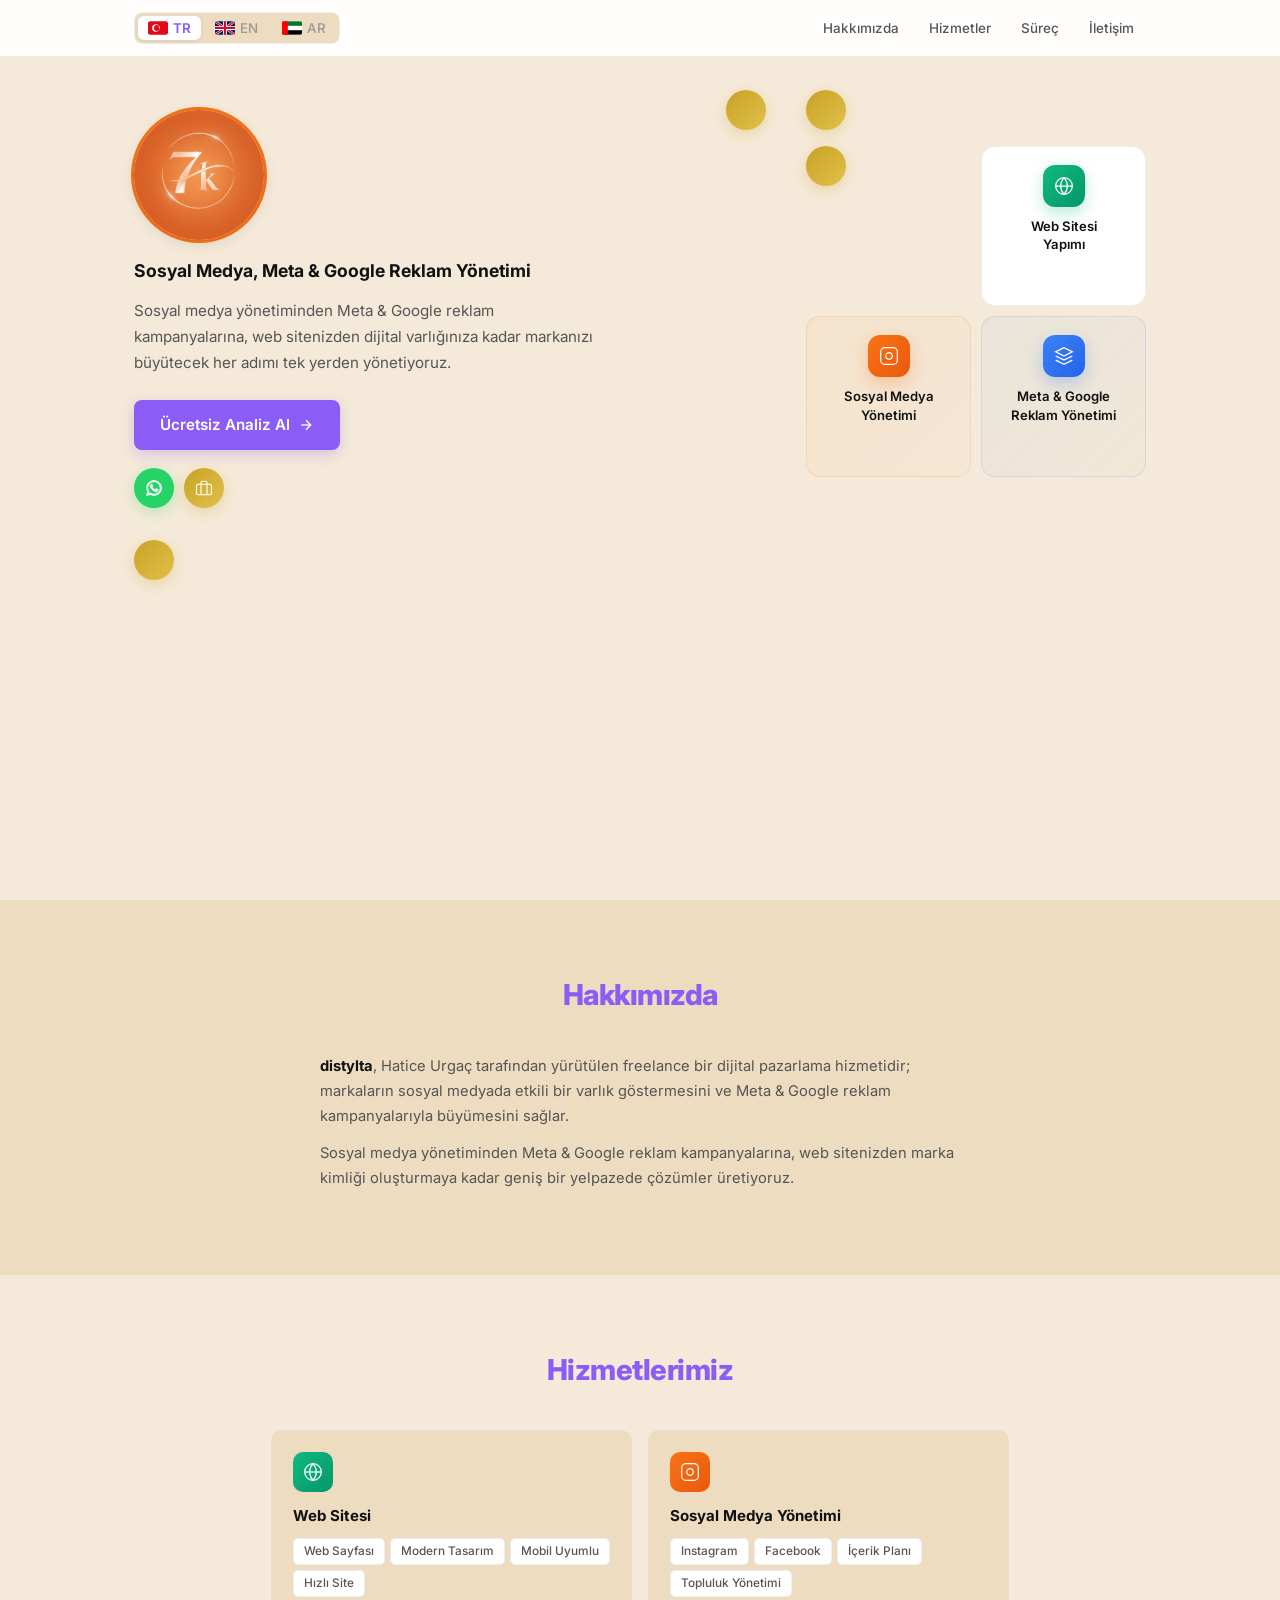
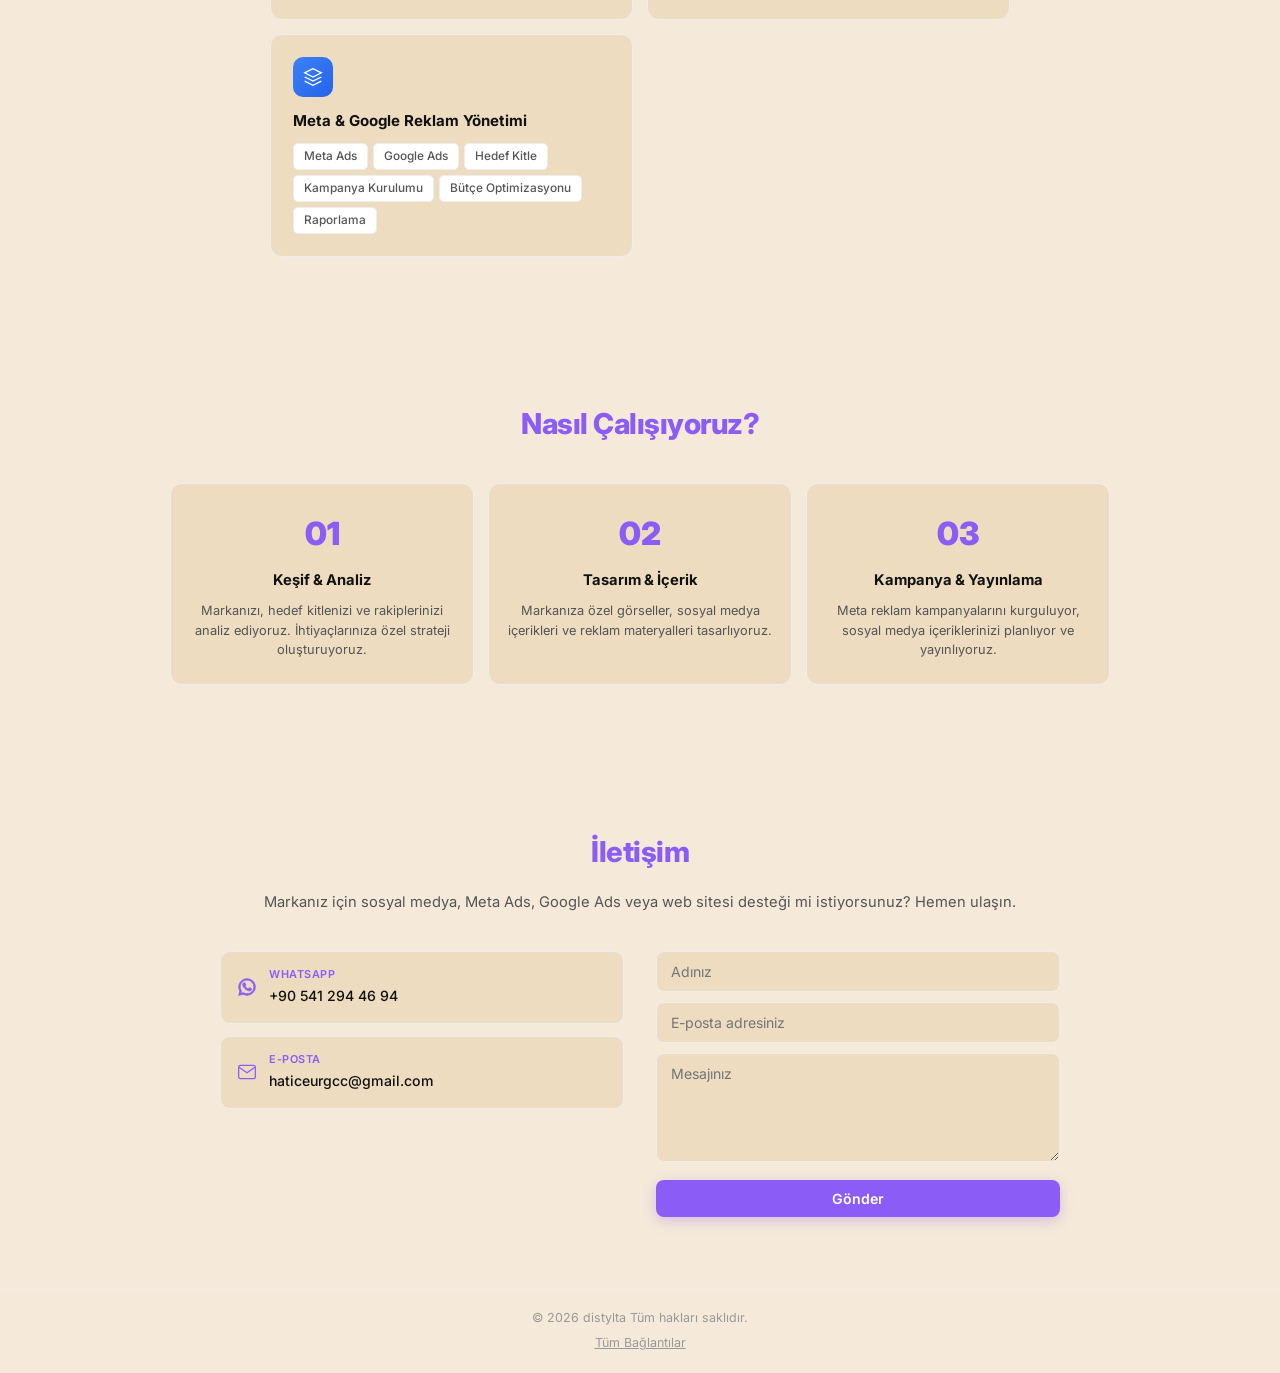
<file: index.html>
<!DOCTYPE html>
<html lang="tr">
<head>
    <meta charset="UTF-8">
    <meta name="viewport" content="width=device-width, initial-scale=1.0">
    <meta name="description" content="distylta- Sosyal medya yönetimi, Meta reklam ve Google Ads yönetimi, web sitesi hizmetleri. Markanızı dijitalde öne taşıyoruz.">
    <meta name="keywords" content="sosyal medya yönetimi, Meta reklam yönetimi, Google Ads, Google reklam yönetimi, marka kimliği, web sitesi tasarımı, 7k dijital pazarlama">
    <meta property="og:title" content="distylta | Sosyal Medya, Meta & Google Reklam Yönetimi">
    <meta property="og:description" content="Sosyal medya yönetimi, Meta reklam ve Google Ads kampanyalarıyla markanızı bir adım öne taşıyoruz.">
    <meta property="og:type" content="website">
    <meta property="og:locale" content="tr_TR">
    <meta property="og:url" content="https://distylta.com/">
    <meta property="og:image" content="https://distylta.com/assets/7k-logo.jpg">
    <meta name="twitter:card" content="summary_large_image">
    <meta name="twitter:title" content="distylta | Sosyal Medya, Meta & Google Reklam Yönetimi">
    <meta name="twitter:description" content="Sosyal medya yönetimi, Meta reklam ve Google Ads kampanyalarıyla markanızı bir adım öne taşıyoruz.">
    <meta name="twitter:image" content="https://distylta.com/assets/7k-logo.jpg">
    <link rel="icon" type="image/svg+xml" href="assets/favicon.svg">
    <link rel="canonical" href="https://distylta.com/">
    <title>distylta| Sosyal Medya, Meta & Google Reklam Yönetimi</title>
    <link rel="stylesheet" href="style.css">
    <script type="application/ld+json">
    {
      "@context": "https://schema.org",
      "@type": "Organization",
      "name": "distylta",
      "url": "https://distylta.com/",
      "logo": "https://distylta.com/assets/7k-logo.jpg",
      "description": "Sosyal medya yönetimi, Meta reklam ve Google Ads yönetimi, web sitesi hizmetleri.",
      "sameAs": [
        "https://instagram.com/distylta"
      ]
    }
    </script>
    <link rel="preconnect" href="https://fonts.googleapis.com">
    <link rel="preconnect" href="https://fonts.gstatic.com" crossorigin>
    <link href="https://fonts.googleapis.com/css2?family=Inter:wght@300;400;500;600;700;800;900&display=swap" rel="stylesheet">
    <!-- Meta Pixel Code -->
    <script>
    !function(f,b,e,v,n,t,s)
    {if(f.fbq)return;n=f.fbq=function(){n.callMethod?
    n.callMethod.apply(n,arguments):n.queue.push(arguments)};
    if(!f._fbq)f._fbq=n;n.push=n;n.loaded=!0;n.version='2.0';
    n.queue=[];t=b.createElement(e);t.async=!0;
    t.src=v;s=b.getElementsByTagName(e)[0];
    s.parentNode.insertBefore(t,s)}(window, document,'script',
    'https://connect.facebook.net/en_US/fbevents.js');
    fbq('init', '1414947734023857');
    fbq('track', 'PageView');
    </script>
    <noscript><img height="1" width="1" style="display:none"
    src="https://www.facebook.com/tr?id=1414947734023857&ev=PageView&noscript=1"
    /></noscript>
    <!-- End Meta Pixel Code -->
</head>
<body>
    <nav class="navbar" id="navbar">
        <div class="nav-container">
            <div class="lang-switcher">
                <button class="lang-btn active" data-lang="tr">
                    <svg class="lang-flag" viewBox="0 0 24 16" width="20" height="14">
                        <rect width="24" height="16" fill="#E30A17" rx="2"/>
                        <circle cx="9.5" cy="8" r="4.5" fill="#fff"/>
                        <circle cx="10.8" cy="8" r="3.6" fill="#E30A17"/>
                        <polygon points="14.5,8 13,9.1 13.4,7.4 12.2,6.3 13.9,6.2" fill="#fff"/>
                    </svg>
                    TR
                </button>
                <button class="lang-btn" data-lang="en">
                    <svg class="lang-flag" viewBox="0 0 24 16" width="20" height="14">
                        <rect width="24" height="16" fill="#012169" rx="2"/>
                        <path d="M0,0 L24,16 M24,0 L0,16" stroke="#fff" stroke-width="2.8"/>
                        <path d="M0,0 L24,16 M24,0 L0,16" stroke="#C8102E" stroke-width="1.6"/>
                        <path d="M12,0 V16 M0,8 H24" stroke="#fff" stroke-width="4.5"/>
                        <path d="M12,0 V16 M0,8 H24" stroke="#C8102E" stroke-width="2.5"/>
                    </svg>
                    EN
                </button>
                <button class="lang-btn" data-lang="ar">
                    <svg class="lang-flag" viewBox="0 0 24 16" width="20" height="14">
                        <rect width="24" height="16" fill="#fff"/>
                        <rect y="0" width="24" height="5.33" fill="#00732F"/>
                        <rect y="10.67" width="24" height="5.33" fill="#000"/>
                        <rect width="7" height="16" fill="#FF0000"/>
                    </svg>
                    AR
                </button>
            </div>
            <button class="nav-toggle" id="navToggle" aria-label="Menüyü aç">
                <span></span><span></span><span></span>
            </button>
            <ul class="nav-links" id="navLinks">
                <li><a href="#about" data-i18n="nav-about">Hakkımızda</a></li>
                <li><a href="#services" data-i18n="nav-services">Hizmetler</a></li>
                <li><a href="#process" data-i18n="nav-process">Süreç</a></li>
                <li><a href="#contact" data-i18n="nav-contact">İletişim</a></li>
            </ul>
        </div>
    </nav>

    <section class="hero" id="hero">
        <div class="hero-content">
            <div class="hero-logo">
                <img src="assets/7k-logo.jpg" alt="distylta" class="hero-logo-img">
            </div>
            <h1 class="hero-title" data-i18n="hero-title">Sosyal Medya, Meta & Google Reklam Yönetimi</h1>
            <p class="hero-desc" data-i18n="hero-desc">Sosyal medya yönetiminden Meta & Google reklam kampanyalarına, web sitenizden dijital varlığınıza kadar markanızı büyütecek her adımı tek yerden yönetiyoruz.</p>
            <a href="https://wa.me/905412944694" target="_blank" rel="noopener" class="btn btn-primary btn-cta">
                <span data-i18n="cta-button">Ücretsiz Analiz Al</span>
                <svg viewBox="0 0 24 24" width="16" height="16" fill="none" stroke="currentColor" stroke-width="2"><path d="M5 12h14"/><path d="M12 5l7 7-7 7"/></svg>
            </a>
            <div class="hero-buttons">
                <a href="https://wa.me/905412944694" target="_blank" rel="noopener" class="btn btn-icon btn-whatsapp" aria-label="WhatsApp">
                    <svg viewBox="0 0 24 24" width="18" height="18" fill="currentColor"><path d="M12.04 2C6.58 2 2.13 6.45 2.13 11.91c0 1.75.46 3.45 1.32 4.95L2.05 22l5.25-1.38a9.9 9.9 0 0 0 4.74 1.21h.01c5.46 0 9.9-4.45 9.9-9.91 0-2.65-1.03-5.14-2.9-7.01A9.86 9.86 0 0 0 12.04 2m0 1.67c2.2 0 4.27.86 5.82 2.42a8.2 8.2 0 0 1 2.42 5.82c0 4.54-3.7 8.24-8.25 8.24a8.2 8.2 0 0 1-4.19-1.15l-.3-.18-3.12.82.83-3.04-.19-.31a8.18 8.18 0 0 1-1.26-4.4c0-4.55 3.7-8.22 8.24-8.22M8.53 6.9c-.17 0-.45.06-.68.32-.23.25-.9.88-.9 2.15s.92 2.49 1.05 2.66c.13.17 1.79 2.86 4.42 3.9 2.19.86 2.63.7 3.11.65.48-.04 1.54-.63 1.76-1.23.22-.6.22-1.12.15-1.23-.06-.1-.23-.17-.48-.3-.25-.13-1.54-.76-1.78-.85-.24-.09-.41-.13-.59.13-.17.25-.67.85-.82 1.02-.15.17-.3.19-.56.06-.25-.13-1.07-.4-2.03-1.26-.75-.67-1.26-1.5-1.4-1.75-.15-.25-.02-.39.11-.51.11-.11.25-.3.37-.44.12-.15.16-.25.24-.42.08-.17.04-.31-.02-.44-.06-.13-.59-1.44-.82-1.96-.21-.51-.43-.44-.59-.45z"/></svg>
                </a>
                <a href="portfoy.html" class="btn btn-icon btn-portfolio" aria-label="Portfolyo">
                    <svg viewBox="0 0 24 24" width="18" height="18" fill="none" stroke="currentColor" stroke-width="1.5"><rect x="2" y="7" width="20" height="14" rx="2"/><path d="M16 21V5a2 2 0 0 0-2-2h-4a2 2 0 0 0-2 2v16"/></svg>
               
            </div>
        </div>
        <div class="hero-visual">
            <div class="service-cards">
                <a href="#services" class="service-card" data-service="web">
                    <div class="card-glow"></div>
                    <div class="card-icon card-icon-green">
                        <svg viewBox="0 0 24 24" fill="none" stroke="currentColor" stroke-width="1.5"><circle cx="12" cy="12" r="10"/><path d="M2 12h20"/><path d="M12 2a15 15 0 0 1 4 10 15 15 0 0 1-4 10 15 15 0 0 1-4-10 15 15 0 0 1 4-10z"/></svg>
                    </div>
                    <span class="card-title" data-i18n="sphere-web">Web Sitesi<br>Yapımı</span>
                    <span class="card-arrow">
                        <svg viewBox="0 0 24 24" fill="none" stroke="currentColor" stroke-width="2"><path d="M5 12h14"/><path d="M12 5l7 7-7 7"/></svg>
                    </span>
                </a>
                <a href="#services" class="service-card" data-service="social">
                    <div class="card-glow"></div>
                    <div class="card-icon card-icon-orange">
                        <svg viewBox="0 0 24 24" fill="none" stroke="currentColor" stroke-width="1.5"><path d="M17 2H7a5 5 0 0 0-5 5v10a5 5 0 0 0 5 5h10a5 5 0 0 0 5-5V7a5 5 0 0 0-5-5z"/><path d="M16 11.37A4 4 0 1 1 12.63 8 4 4 0 0 1 16 11.37z"/><line x1="17.5" y1="6.5" x2="17.51" y2="6.5"/></svg>
                    </div>
                    <span class="card-title" data-i18n="sphere-social">Sosyal Medya<br>Yönetimi</span>
                    <span class="card-arrow">
                        <svg viewBox="0 0 24 24" fill="none" stroke="currentColor" stroke-width="2"><path d="M5 12h14"/><path d="M12 5l7 7-7 7"/></svg>
                    </span>
                </a>
                <a href="#services" class="service-card" data-service="ads">
                    <div class="card-glow"></div>
                    <div class="card-icon card-icon-blue">
                        <svg viewBox="0 0 24 24" fill="none" stroke="currentColor" stroke-width="1.5"><path d="M12 2L2 7l10 5 10-5-10-5z"/><path d="M2 17l10 5 10-5"/><path d="M2 12l10 5 10-5"/></svg>
                    </div>
                    <span class="card-title" data-i18n="sphere-ads">Meta & Google<br>Reklam Yönetimi</span>
                    <span class="card-arrow">
                        <svg viewBox="0 0 24 24" fill="none" stroke="currentColor" stroke-width="2"><path d="M5 12h14"/><path d="M12 5l7 7-7 7"/></svg>
                    </span>
                </a>
            </div>
        </div>
    </section>

    <section class="about" id="about">
        <div class="container">
            <h2 class="section-title" data-i18n="section-about">Hakkımızda</h2>
            <div class="about-grid">
                <div class="about-text">
                    <p data-i18n="about-p1"><strong>distylta</strong>, Hatice Urgaç tarafından yürütülen freelance
                        bir dijital pazarlama hizmetidir; markaların sosyal medyada etkili bir varlık göstermesini ve Meta & Google reklam kampanyalarıyla büyümesini sağlar.</p>
                    <p data-i18n="about-p2">Sosyal medya yönetiminden Meta & Google reklam kampanyalarına, web sitenizden marka kimliği oluşturmaya kadar geniş bir yelpazede çözümler üretiyoruz.</p>
                </div>
            </div>
        </div>
    </section>

    <section class="skills" id="services">
        <div class="container">
            <h2 class="section-title" data-i18n="section-services">Hizmetlerimiz</h2>
            <div class="skills-grid">
                <div class="skill-category">
                    <div class="skill-icon icon-green">
                        <svg viewBox="0 0 24 24" fill="none" stroke="currentColor" stroke-width="1.5">
                            <circle cx="12" cy="12" r="10"/><path d="M2 12h20"/><path d="M12 2a15 15 0 0 1 4 10 15 15 0 0 1-4 10 15 15 0 0 1-4-10 15 15 0 0 1 4-10z"/>
                        </svg>
                    </div>
                    <h3 data-i18n="service-web-title">Web Sitesi</h3>
                    <div class="skill-tags">
                        <span data-i18n="tag-web-page">Web Sayfası</span>
                        <span data-i18n="tag-modern-design">Modern Tasarım</span>
                        <span data-i18n="tag-responsive">Mobil Uyumlu</span>
                        <span data-i18n="tag-fast-site">Hızlı Site</span>
                    </div>
                </div>
                <div class="skill-category">
                    <div class="skill-icon icon-orange">
                        <svg viewBox="0 0 24 24" fill="none" stroke="currentColor" stroke-width="1.5">
                            <path d="M17 2H7a5 5 0 0 0-5 5v10a5 5 0 0 0 5 5h10a5 5 0 0 0 5-5V7a5 5 0 0 0-5-5z"/>
                            <path d="M16 11.37A4 4 0 1 1 12.63 8 4 4 0 0 1 16 11.37z"/>
                            <line x1="17.5" y1="6.5" x2="17.51" y2="6.5"/>
                        </svg>
                    </div>
                    <h3 data-i18n="service-social-title">Sosyal Medya Yönetimi</h3>
                    <div class="skill-tags">
                        <span>Instagram</span>
                        <span>Facebook</span>
                        <span data-i18n="tag-content-plan">İçerik Planı</span>
                        <span data-i18n="tag-community">Topluluk Yönetimi</span>
                    </div>
                </div>
                <div class="skill-category">
                    <div class="skill-icon icon-blue">
                        <svg viewBox="0 0 24 24" fill="none" stroke="currentColor" stroke-width="1.5">
                            <path d="M12 2L2 7l10 5 10-5-10-5z"/>
                            <path d="M2 17l10 5 10-5"/>
                            <path d="M2 12l10 5 10-5"/>
                        </svg>
                    </div>
                    <h3 data-i18n="service-meta-title">Meta & Google Reklam Yönetimi</h3>
                    <div class="skill-tags">
                        <span>Meta Ads</span>
                        <span>Google Ads</span>
                        <span data-i18n="tag-audience">Hedef Kitle</span>
                        <span data-i18n="tag-campaign-setup">Kampanya Kurulumu</span>
                        <span data-i18n="tag-budget-opt">Bütçe Optimizasyonu</span>
                        <span data-i18n="tag-reporting">Raporlama</span>
                    </div>
                </div>
            </div>
        </div>
    </section>

    <section class="experience" id="process">
        <div class="container">
            <h2 class="section-title" data-i18n="section-process">Nasıl Çalışıyoruz?</h2>
            <div class="steps-grid">
                <div class="step-card">
                    <div class="step-number">01</div>
                    <h3 data-i18n="step-1-title">Keşif & Analiz</h3>
                    <p data-i18n="step-1-desc">Markanızı, hedef kitlenizi ve rakiplerinizi analiz ediyoruz.
                        İhtiyaçlarınıza özel strateji oluşturuyoruz.</p>
                </div>
                <div class="step-card">
                    <div class="step-number">02</div>
                    <h3 data-i18n="step-2-title">Tasarım & İçerik</h3>
                    <p data-i18n="step-2-desc">Markanıza özel görseller, sosyal medya içerikleri
                        ve reklam materyalleri tasarlıyoruz.</p>
                </div>
                <div class="step-card">
                    <div class="step-number">03</div>
                    <h3 data-i18n="step-3-title">Kampanya & Yayınlama</h3>
                    <p data-i18n="step-3-desc">Meta reklam kampanyalarını kurguluyor, sosyal medya içeriklerinizi
                        planlıyor ve yayınlıyoruz.</p>
                </div>
            </div>
        </div>
    </section>

    <section class="contact" id="contact">
        <div class="container">
            <h2 class="section-title" data-i18n="section-contact">İletişim</h2>
            <p class="contact-desc" data-i18n="contact-desc">Markanız için sosyal medya, Meta Ads, Google Ads veya web sitesi desteği mi istiyorsunuz? Hemen ulaşın.</p>
            <div class="contact-grid">
                <div class="contact-info">
                    <div class="contact-item">
                        <svg class="contact-icon-fill" viewBox="0 0 24 24" width="18" height="18" fill="currentColor"><path d="M12.04 2C6.58 2 2.13 6.45 2.13 11.91c0 1.75.46 3.45 1.32 4.95L2.05 22l5.25-1.38a9.9 9.9 0 0 0 4.74 1.21h.01c5.46 0 9.9-4.45 9.9-9.91 0-2.65-1.03-5.14-2.9-7.01A9.86 9.86 0 0 0 12.04 2m0 1.67c2.2 0 4.27.86 5.82 2.42a8.2 8.2 0 0 1 2.42 5.82c0 4.54-3.7 8.24-8.25 8.24a8.2 8.2 0 0 1-4.19-1.15l-.3-.18-3.12.82.83-3.04-.19-.31a8.18 8.18 0 0 1-1.26-4.4c0-4.55 3.7-8.22 8.24-8.22M8.53 6.9c-.17 0-.45.06-.68.32-.23.25-.9.88-.9 2.15s.92 2.49 1.05 2.66c.13.17 1.79 2.86 4.42 3.9 2.19.86 2.63.7 3.11.65.48-.04 1.54-.63 1.76-1.23.22-.6.22-1.12.15-1.23-.06-.1-.23-.17-.48-.3-.25-.13-1.54-.76-1.78-.85-.24-.09-.41-.13-.59.13-.17.25-.67.85-.82 1.02-.15.17-.3.19-.56.06-.25-.13-1.07-.4-2.03-1.26-.75-.67-1.26-1.5-1.4-1.75-.15-.25-.02-.39.11-.51.11-.11.25-.3.37-.44.12-.15.16-.25.24-.42.08-.17.04-.31-.02-.44-.06-.13-.59-1.44-.82-1.96-.21-.51-.43-.44-.59-.45z"/></svg>
                        <div>
                            <span class="contact-label" data-i18n="contact-whatsapp-label">WhatsApp</span>
                            <a href="https://wa.me/905412944694" target="_blank" rel="noopener">+90 541 294 46 94</a>
                        </div>
                    </div>
                    <div class="contact-item">
                        <svg viewBox="0 0 24 24" fill="none" stroke="currentColor" stroke-width="1.5">
                            <path d="M4 4h16c1.1 0 2 .9 2 2v12c0 1.1-.9 2-2 2H4c-1.1 0-2-.9-2-2V6c0-1.1.9-2 2-2z"/>
                            <polyline points="22,6 12,13 2,6"/>
                        </svg>
                        <div>
                            <span class="contact-label" data-i18n="contact-email-label">E-posta</span>
                            <a href="mailto:haticeurgcc@gmail.com">haticeurgcc@gmail.com</a>
                        </div>
                    </div>
                </div>
                <form class="contact-form" id="contactForm" action="https://formsubmit.co/haticeurgcc@gmail.com" method="POST">
                    <input type="hidden" name="_subject" value="7K Dijital Pazarlama - Yeni İletişim Formu Mesajı">
                    <input type="hidden" name="_captcha" value="false">
                    <input type="hidden" name="_template" value="table">
                    <input type="hidden" name="_autoresponse" value="Formunuz başarılı şekilde oluşturuldu. En kısa sürede size dönüş yapacağız. Teşekkürler! — 7K Dijital Pazarlama">
                    <input type="hidden" name="_next" id="formNext" value="https://distylta.com/">
                    <div class="form-group">
                        <input type="text" name="name" id="name" data-i18n-ph="ph-name" placeholder="Adınız" required>
                    </div>
                    <div class="form-group">
                        <input type="email" name="email" id="email" data-i18n-ph="ph-email" placeholder="E-posta adresiniz" required>
                    </div>
                    <div class="form-group">
                        <textarea name="message" id="message" rows="5" data-i18n-ph="ph-message" placeholder="Mesajınız" required></textarea>
                    </div>
                    <button type="submit" class="btn btn-primary btn-full" data-i18n="btn-send">Gönder</button>
                </form>
            </div>
        </div>
    </section>

    <footer class="footer">
        <div class="container">
            <p data-i18n="footer">&copy; 2026 distylta Tüm hakları saklıdır.</p>
            <a href="links.html" class="footer-links-link">Tüm Bağlantılar</a>
        </div>
    </footer>

    <script src="script.js"></script>
</body>
</html>
</file>
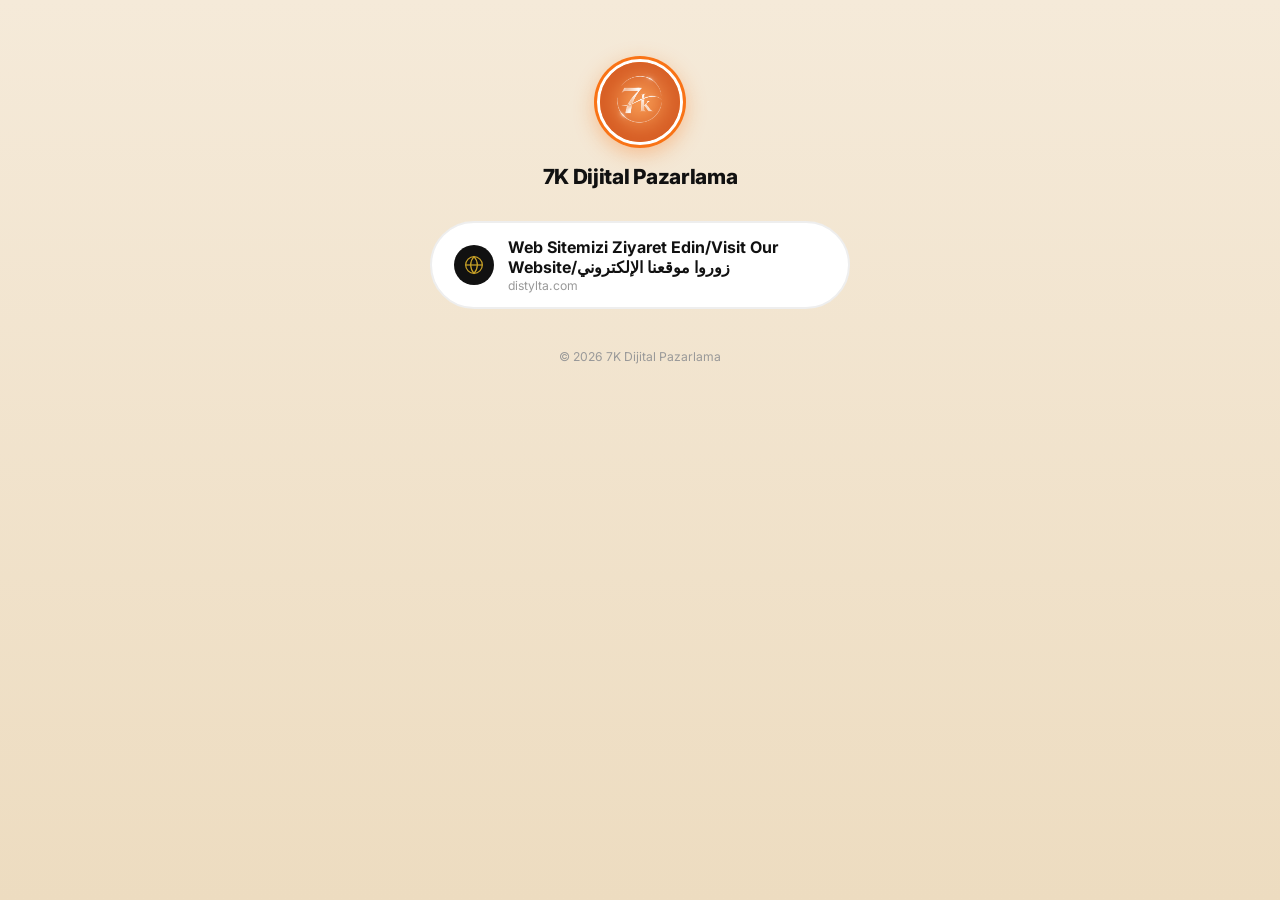
<file: links.html>
<!DOCTYPE html>
<html lang="tr">
<head>
    <meta charset="UTF-8">
    <meta name="viewport" content="width=device-width, initial-scale=1.0">
    <meta name="description" content="7K Dijital Pazarlama - Tüm bağlantılarımız tek yerde. Web sitesi, WhatsApp ve Instagram hesaplarımız.">
    <link rel="icon" type="image/svg+xml" href="assets/favicon.svg">
    <link rel="canonical" href="https://distylta.com/links.html">
    <title>7K Dijital Pazarlama | Bağlantılar</title>
    <link rel="preconnect" href="https://fonts.googleapis.com">
    <link rel="preconnect" href="https://fonts.gstatic.com" crossorigin>
    <link href="https://fonts.googleapis.com/css2?family=Inter:wght@400;500;600;700;800&display=swap" rel="stylesheet">
    <!-- Meta Pixel Code -->
    <script>
    !function(f,b,e,v,n,t,s)
    {if(f.fbq)return;n=f.fbq=function(){n.callMethod?
    n.callMethod.apply(n,arguments):n.queue.push(arguments)};
    if(!f._fbq)f._fbq=n;n.push=n;n.loaded=!0;n.version='2.0';
    n.queue=[];t=b.createElement(e);t.async=!0;
    t.src=v;s=b.getElementsByTagName(e)[0];
    s.parentNode.insertBefore(t,s)}(window, document,'script',
    'https://connect.facebook.net/en_US/fbevents.js');
    fbq('init', '1414947734023857');
    fbq('track', 'PageView');
    </script>
    <noscript><img height="1" width="1" style="display:none"
    src="https://www.facebook.com/tr?id=1414947734023857&ev=PageView&noscript=1"
    /></noscript>
    <!-- End Meta Pixel Code -->
    <style>
        * { margin: 0; padding: 0; box-sizing: border-box; }

        :root {
            --gold: #c9a227;
            --text: #111111;
            --text-light: #555555;
            --text-lighter: #999999;
            --bg: #f5ead9;
            --bg-alt: #eddcc0;
            --border: #eeeeee;
            --transition: 0.25s cubic-bezier(0.4, 0, 0.2, 1);
        }

        body {
            font-family: 'Inter', -apple-system, BlinkMacSystemFont, sans-serif;
            color: var(--text);
            background: linear-gradient(180deg, var(--bg) 0%, var(--bg-alt) 100%);
            min-height: 100vh;
            display: flex;
            justify-content: center;
            padding: 56px 20px 40px;
            -webkit-font-smoothing: antialiased;
        }

        .wrap {
            width: 100%;
            max-width: 420px;
            display: flex;
            flex-direction: column;
            align-items: center;
        }

        .logo-ring {
            width: 92px;
            height: 92px;
            border-radius: 50%;
            padding: 3px;
            background: #f97316;
            display: flex;
            align-items: center;
            justify-content: center;
            margin-bottom: 16px;
            box-shadow: 0 6px 20px rgba(249, 115, 22, 0.35);
        }

        .logo-img {
            width: 100%;
            height: 100%;
            object-fit: cover;
            border-radius: 50%;
            border: 3px solid white;
        }

        h1 {
            font-size: 1.3rem;
            font-weight: 800;
            letter-spacing: -0.3px;
            margin-bottom: 32px;
        }

        .top-instagram {
            display: inline-flex;
            margin-top: 14px;
            margin-bottom: 32px;
        }

        .top-instagram .link-icon {
            width: 44px;
            height: 44px;
        }

        .top-instagram .link-icon svg { width: 22px; height: 22px; }

        .links {
            width: 100%;
            display: flex;
            flex-direction: column;
            gap: 12px;
        }

        .link-btn {
            display: flex;
            align-items: center;
            gap: 14px;
            width: 100%;
            background: #ffffff;
            border: 2px solid var(--border);
            border-radius: 999px;
            padding: 14px 22px;
            text-decoration: none;
            color: var(--text);
            font-weight: 700;
            font-size: 1rem;
            transition: var(--transition);
        }

        .link-btn:hover {
            transform: translateY(-2px);
            border-color: var(--gold);
            box-shadow: 0 10px 28px rgba(201, 162, 39, 0.18);
        }

        .link-icon {
            flex-shrink: 0;
            width: 40px;
            height: 40px;
            border-radius: 50%;
            display: flex;
            align-items: center;
            justify-content: center;
        }

        .link-icon svg { width: 20px; height: 20px; stroke: var(--gold); }
        .link-icon.filled svg { fill: var(--gold); stroke: none; }

        .link-icon { background: #111111; }
        .icon-shopier span { color: var(--gold); font-weight: 800; font-size: 1.15rem; font-family: 'Inter', sans-serif; }

        .link-text { flex: 1; }
        .link-sub {
            display: block;
            font-weight: 400;
            font-size: 0.76rem;
            color: var(--text-lighter);
            margin-top: 1px;
        }

        footer {
            margin-top: 40px;
            font-size: 0.76rem;
            color: var(--text-lighter);
            text-align: center;
        }
    </style>
</head>
<body>
    <div class="wrap">
        <div class="logo-ring">
            <img src="assets/7k-logo.jpg" alt="7K Dijital Pazarlama" class="logo-img">
        </div>
        <h1>7K Dijital Pazarlama</h1>

        <div class="links">
            <a href="https://distylta.com" class="link-btn" data-c="purple">
                <span class="link-icon icon-purple">
                    <svg viewBox="0 0 24 24" fill="none" stroke="currentColor" stroke-width="1.5"><circle cx="12" cy="12" r="10"/><path d="M2 12h20"/><path d="M12 2a15 15 0 0 1 4 10 15 15 0 0 1-4 10 15 15 0 0 1-4-10 15 15 0 0 1 4-10z"/></svg>
                </span>
                <span class="link-text">Web Sitemizi Ziyaret Edin/Visit Our Website/زوروا موقعنا الإلكتروني<span class="link-sub">distylta.com</span></span>
            </a>

            
        </div>

        <footer>&copy; 2026 7K Dijital Pazarlama</footer>
    </div>
</body>
</html>
</file>
<file: style.css>
* {
    margin: 0;
    padding: 0;
    box-sizing: border-box;
}

:root {
    --purple: #8b5cf6;
    --purple-dark: #7c3aed;
    --purple-light: #a78bfa;
    --purple-bg: rgba(139, 92, 246, 0.08);
    --pink: #ec4899;
    --pink-bg: rgba(236, 72, 153, 0.08);
    --orange: #f97316;
    --orange-bg: rgba(249, 115, 22, 0.08);
    --blue: #3b82f6;
    --blue-bg: rgba(59, 130, 246, 0.08);
    --green: #10b981;
    --green-bg: rgba(16, 185, 129, 0.08);
    --red: #ef4444;
    --red-bg: rgba(239, 68, 68, 0.08);
    --gold: #c9a227;
    --gold-bg: rgba(201, 162, 39, 0.08);
    --text: #111111;
    --text-light: #555555;
    --text-lighter: #999999;
    --bg: #f5ead9;
    --bg-alt: #eddcc0;
    --border: #eeeeee;
    --transition: 0.3s cubic-bezier(0.4, 0, 0.2, 1);
}

html {
    scroll-behavior: smooth;
    scroll-padding-top: 64px;
}

body {
    font-family: 'Inter', -apple-system, BlinkMacSystemFont, sans-serif;
    color: var(--text);
    background: var(--bg);
    line-height: 1.6;
    -webkit-font-smoothing: antialiased;
}

.container {
    max-width: 1060px;
    margin: 0 auto;
    padding: 0 24px;
}

/* ===================== NAVBAR ===================== */
.navbar {
    position: fixed;
    top: 0;
    left: 0;
    right: 0;
    z-index: 1000;
    background: rgba(255, 255, 255, 0.95);
    backdrop-filter: blur(12px);
    border-bottom: 1px solid var(--border);
}

.navbar.scrolled {
    box-shadow: 0 2px 16px rgba(0, 0, 0, 0.05);
}

.nav-container {
    max-width: 1060px;
    margin: 0 auto;
    padding: 0 24px;
    display: flex;
    align-items: center;
    justify-content: space-between;
    height: 56px;
}

.lang-switcher {
    display: flex;
    align-items: center;
    gap: 4px;
    background: var(--bg-alt);
    border: 1px solid var(--border);
    border-radius: 8px;
    padding: 3px;
}

.lang-btn {
    display: flex;
    align-items: center;
    gap: 5px;
    padding: 4px 10px;
    border: none;
    border-radius: 6px;
    background: transparent;
    font-family: inherit;
    font-size: 0.84rem;
    font-weight: 500;
    color: var(--text-lighter);
    cursor: pointer;
    transition: var(--transition);
    white-space: nowrap;
}

.lang-btn:hover {
    color: var(--text-light);
    background: rgba(0, 0, 0, 0.03);
}

.lang-btn.active {
    color: var(--purple);
    background: white;
    box-shadow: 0 1px 4px rgba(0, 0, 0, 0.08);
    font-weight: 600;
}

.lang-flag {
    flex-shrink: 0;
    border-radius: 2px;
    overflow: hidden;
}

.nav-links {
    display: flex;
    list-style: none;
    gap: 6px;
}

.nav-links a {
    text-decoration: none;
    color: var(--text-light);
    font-size: 0.84rem;
    font-weight: 500;
    padding: 6px 12px;
    border-radius: 6px;
    transition: var(--transition);
}

.nav-links a:hover,
.nav-links a.active {
    color: var(--purple);
    background: var(--purple-bg);
}

.nav-upload-link {
    color: var(--text-light);
    font-size: 0.78rem;
    font-weight: 500;
    cursor: pointer;
    padding: 6px 12px;
    border-radius: 6px;
    transition: var(--transition);
}

.nav-upload-link:hover {
    background: var(--purple-bg);
}

.nav-toggle {
    display: none;
    flex-direction: column;
    gap: 4px;
    background: none;
    border: none;
    cursor: pointer;
    padding: 4px;
}

.nav-toggle span {
    width: 20px;
    height: 2px;
    background: var(--text);
    border-radius: 2px;
}

/* ===================== HERO ===================== */
.hero {
    min-height: 100vh;
    display: flex;
    align-items: flex-start;
    padding: 90px 24px 40px;
    max-width: 1060px;
    margin: 0 auto;
    gap: 40px;
}

.hero-content {
    flex: 1;
    min-width: 0;
}

.hero-logo {
    margin-bottom: 18px;
    margin-top: 20px;
}

.hero-logo-img {
    display: block;
    width: clamp(90px, 8vw + 60px, 130px);
    height: clamp(90px, 8vw + 60px, 130px);
    object-fit: cover;
    border-radius: 50%;
    box-shadow: 0 4px 16px rgba(0, 0, 0, 0.1), 0 0 0 3px #f97316;
}

.hero-title,
h1.hero-title {
    font-size: 1.1rem;
    font-weight: 700;
    color: var(--text);
    margin-bottom: 14px;
    line-height: 1.5;
}

.hero-desc {
    font-size: 0.95rem;
    color: var(--text-light);
    max-width: 460px;
    line-height: 1.7;
    margin-bottom: 24px;
}

.hero-buttons {
    display: flex;
    flex-wrap: wrap;
    gap: 10px;
    margin-bottom: 32px;
}

.btn {
    display: inline-flex;
    align-items: center;
    padding: 10px 22px;
    border-radius: 8px;
    font-size: 0.88rem;
    font-weight: 600;
    text-decoration: none;
    transition: var(--transition);
    cursor: pointer;
    border: none;
    font-family: inherit;
}

.btn-primary {
    background: var(--purple);
    color: white;
    box-shadow: 0 4px 14px rgba(139, 92, 246, 0.3);
}

.btn-primary:hover {
    background: var(--purple-dark);
    transform: translateY(-1px);
    box-shadow: 0 6px 20px rgba(139, 92, 246, 0.4);
}

.btn-cta {
    gap: 8px;
    font-size: 0.95rem;
    padding: 13px 26px;
    margin-bottom: 18px;
}

.btn-cta svg { stroke: white; }

.btn-whatsapp {
    background: #25d366;
    color: white;
    box-shadow: 0 4px 14px rgba(37, 211, 102, 0.3);
}

.btn-icon {
    width: 40px;
    height: 40px;
    padding: 0;
    border-radius: 50%;
    justify-content: center;
}

.btn-icon svg { stroke: white; }

.btn-instagram {
    background: radial-gradient(circle at 30% 107%, #fdf497 0%, #fdf497 5%, #fd5949 45%, #d6249f 60%, #285AEB 90%);
    box-shadow: 0 4px 14px rgba(214, 36, 159, 0.3);
}

.btn-instagram:hover {
    transform: translateY(-1px);
    box-shadow: 0 6px 20px rgba(214, 36, 159, 0.4);
}

.btn-instagram-pill {
    display: inline-flex;
    align-items: center;
    gap: 6px;
    height: 40px;
    padding: 0 16px 0 14px;
    border-radius: 20px;
    font-size: 0.78rem;
    font-weight: 600;
    color: white;
    text-decoration: none;
    background: radial-gradient(circle at 30% 107%, #fdf497 0%, #fdf497 5%, #fd5949 45%, #d6249f 60%, #285AEB 90%);
    box-shadow: 0 4px 14px rgba(214, 36, 159, 0.3);
    transition: var(--transition);
}

.btn-instagram-pill svg { stroke: white; }

.btn-instagram-pill:hover {
    transform: translateY(-1px);
    box-shadow: 0 6px 20px rgba(214, 36, 159, 0.4);
}

.btn-portfolio {
    background: linear-gradient(135deg, var(--gold), #e0c04a);
    box-shadow: 0 4px 14px rgba(201, 162, 39, 0.3);
}

.btn-portfolio:hover {
    transform: translateY(-1px);
    box-shadow: 0 6px 20px rgba(201, 162, 39, 0.4);
}

.btn-links {
    background: #111111;
    box-shadow: 0 4px 14px rgba(0, 0, 0, 0.25);
}

.btn-links:hover {
    transform: translateY(-1px);
    box-shadow: 0 6px 20px rgba(0, 0, 0, 0.35);
}

.btn-telegram {
    background: #26A5E4;
    box-shadow: 0 4px 14px rgba(38, 165, 228, 0.3);
}

.btn-telegram:hover {
    background: #1e8fc9;
    transform: translateY(-1px);
    box-shadow: 0 6px 20px rgba(38, 165, 228, 0.4);
}

.btn-whatsapp:hover {
    background: #1ebe59;
    transform: translateY(-1px);
    box-shadow: 0 6px 20px rgba(37, 211, 102, 0.4);
}

.btn-outline {
    background: white;
    color: var(--purple);
    border: 1.5px solid var(--purple-light);
}

.btn-outline:hover {
    background: var(--purple-bg);
}

.btn-full {
    width: 100%;
    justify-content: center;
}

/* ===================== HERO VISUAL - SERVICE CARDS ===================== */
.hero-visual {
    flex: 0 0 340px;
    display: flex;
    flex-direction: column;
    gap: 16px;
}

.service-cards {
    display: grid;
    grid-template-columns: 1fr 1fr;
    gap: 10px;
    width: 100%;
    max-width: 340px;
}


.service-card {
    position: relative;
    background: white;
    border: 1.5px solid var(--border);
    border-radius: 14px;
    padding: 18px 12px 16px;
    display: flex;
    flex-direction: column;
    align-items: center;
    gap: 10px;
    cursor: pointer;
    transition: all 0.4s cubic-bezier(0.4, 0, 0.2, 1);
    text-decoration: none;
    color: inherit;
    overflow: hidden;
    font-family: inherit;
}

.card-glow {
    position: absolute;
    top: -50%;
    left: -50%;
    width: 200%;
    height: 200%;
    border-radius: 50%;
    opacity: 0;
    transition: opacity 0.5s ease;
    pointer-events: none;
}

.service-card:hover .card-glow {
    opacity: 1;
}

.service-card:hover {
    transform: translateY(-6px);
    box-shadow: 0 16px 40px rgba(0, 0, 0, 0.1);
    border-color: transparent;
}

.service-card[data-service="ai"] .card-glow { background: radial-gradient(circle, rgba(139,92,246,0.08) 0%, transparent 70%); }
.service-card[data-service="social"] .card-glow { background: radial-gradient(circle, rgba(249,115,22,0.08) 0%, transparent 70%); }
.service-card[data-service="meta"] .card-glow { background: radial-gradient(circle, rgba(59,130,246,0.08) 0%, transparent 70%); }
.service-card[data-service="ads"] .card-glow { background: radial-gradient(circle, rgba(59,130,246,0.08) 0%, transparent 70%); }
.service-card.card-link .card-glow { background: radial-gradient(circle, rgba(201,162,39,0.08) 0%, transparent 70%); }
.service-card[data-service="invoice"] .card-glow { background: radial-gradient(circle, rgba(16,185,129,0.08) 0%, transparent 70%); }

.service-card[data-service="ai"] {
    background: linear-gradient(135deg, rgba(139,92,246,0.06), rgba(139,92,246,0.02));
    border-color: rgba(139,92,246,0.15);
}
.service-card[data-service="ai"]:hover {
    background: linear-gradient(135deg, rgba(139,92,246,0.12), rgba(139,92,246,0.04));
    box-shadow: 0 12px 32px rgba(139, 92, 246, 0.18);
    border-color: var(--purple-light);
}

.service-card[data-service="social"] {
    background: linear-gradient(135deg, rgba(249,115,22,0.06), rgba(249,115,22,0.02));
    border-color: rgba(249,115,22,0.15);
}
.service-card[data-service="social"]:hover {
    background: linear-gradient(135deg, rgba(249,115,22,0.12), rgba(249,115,22,0.04));
    box-shadow: 0 12px 32px rgba(249, 115, 22, 0.18);
    border-color: var(--orange);
}

.service-card[data-service="meta"] {
    background: linear-gradient(135deg, rgba(59,130,246,0.06), rgba(59,130,246,0.02));
    border-color: rgba(59,130,246,0.15);
}
.service-card[data-service="meta"]:hover {
    background: linear-gradient(135deg, rgba(59,130,246,0.12), rgba(59,130,246,0.04));
    box-shadow: 0 12px 32px rgba(59, 130, 246, 0.18);
    border-color: var(--blue);
}

.service-card[data-service="ads"] {
    background: linear-gradient(135deg, rgba(59,130,246,0.06), rgba(16,185,129,0.02));
    border-color: rgba(59,130,246,0.15);
}
.service-card[data-service="ads"]:hover {
    background: linear-gradient(135deg, rgba(59,130,246,0.12), rgba(16,185,129,0.04));
    box-shadow: 0 12px 32px rgba(59, 130, 246, 0.18);
    border-color: var(--blue);
}

.service-card.card-link {
    background: linear-gradient(135deg, rgba(201,162,39,0.06), rgba(201,162,39,0.02));
    border-color: rgba(201,162,39,0.15);
}
.service-card.card-link:hover {
    background: linear-gradient(135deg, rgba(201,162,39,0.12), rgba(201,162,39,0.04));
    box-shadow: 0 12px 32px rgba(201, 162, 39, 0.18);
    border-color: var(--gold);
}

.service-card[data-service="invoice"] {
    background: linear-gradient(135deg, rgba(16,185,129,0.06), rgba(16,185,129,0.02));
    border-color: rgba(16,185,129,0.15);
}
.service-card[data-service="invoice"]:hover {
    background: linear-gradient(135deg, rgba(16,185,129,0.12), rgba(16,185,129,0.04));
    box-shadow: 0 12px 32px rgba(16, 185, 129, 0.18);
    border-color: var(--green);
}

.card-icon {
    width: 42px;
    height: 42px;
    border-radius: 12px;
    display: flex;
    align-items: center;
    justify-content: center;
    transition: transform 0.35s ease;
}

.card-icon svg {
    width: 20px;
    height: 20px;
    stroke: white;
}

.card-icon-purple { background: linear-gradient(135deg, #8b5cf6, #7c3aed); box-shadow: 0 6px 16px rgba(139, 92, 246, 0.3); }
.card-icon-orange { background: linear-gradient(135deg, #f97316, #ea580c); box-shadow: 0 6px 16px rgba(249, 115, 22, 0.3); }
.card-icon-blue { background: linear-gradient(135deg, #3b82f6, #2563eb); box-shadow: 0 6px 16px rgba(59, 130, 246, 0.3); }
.card-icon-green { background: linear-gradient(135deg, #10b981, #059669); box-shadow: 0 6px 16px rgba(16, 185, 129, 0.3); }
.card-icon-gold { background: linear-gradient(135deg, #c9a227, #e0c04a); box-shadow: 0 6px 16px rgba(201, 162, 39, 0.3); }

.card-title {
    font-size: 0.82rem;
    font-weight: 600;
    text-align: center;
    line-height: 1.4;
    color: var(--text);
    transition: var(--transition);
}

.card-arrow {
    opacity: 0;
    transform: translateX(-6px);
    transition: all 0.3s ease;
}

.card-arrow svg {
    width: 16px;
    height: 16px;
    stroke: var(--text-lighter);
}

.service-card:hover .card-arrow {
    opacity: 1;
    transform: translateX(0);
}

.service-card[data-service="ai"]:hover .card-arrow svg { stroke: var(--purple); }
.service-card[data-service="social"]:hover .card-arrow svg { stroke: var(--orange); }
.service-card[data-service="meta"]:hover .card-arrow svg { stroke: var(--blue); }
.service-card[data-service="ads"]:hover .card-arrow svg { stroke: var(--blue); }
.service-card.card-link:hover .card-arrow svg { stroke: var(--gold); }
.service-card[data-service="invoice"]:hover .card-arrow svg { stroke: var(--green); }

/* ===================== SECTIONS ===================== */
.section-title {
    font-size: 1.8rem;
    font-weight: 800;
    margin-bottom: 36px;
    text-align: center;
    color: var(--purple);
    letter-spacing: -0.5px;
}

/* ===================== ABOUT ===================== */
.about {
    padding: 72px 0;
    background: var(--bg-alt);
}

.about-grid {
    max-width: 640px;
    margin: 0 auto;
}

.about-text p {
    color: var(--text-light);
    margin-bottom: 12px;
    font-size: 0.92rem;
    line-height: 1.7;
}

.about-text strong {
    color: var(--text);
}

.about-details {
    display: flex;
    gap: 16px;
    margin-top: 16px;
    flex-wrap: wrap;
}

.detail {
    background: white;
    border: 1px solid var(--border);
    border-radius: 8px;
    padding: 10px 16px;
}

.detail-label {
    font-weight: 700;
    font-size: 0.68rem;
    color: var(--purple);
    text-transform: uppercase;
    letter-spacing: 0.5px;
    display: block;
    margin-bottom: 1px;
}

.detail-value {
    color: var(--text);
    font-size: 0.84rem;
    font-weight: 500;
}

/* ===================== SERVICES ===================== */
.skills {
    padding: 72px 0;
}

.skills-grid {
    display: grid;
    grid-template-columns: repeat(2, 1fr);
    gap: 14px;
    max-width: 740px;
    margin: 0 auto;
}

.skill-category {
    background: var(--bg-alt);
    border: 1px solid var(--border);
    border-radius: 12px;
    padding: 22px;
    transition: var(--transition);
}

.skill-category:hover {
    transform: translateY(-3px);
    box-shadow: 0 8px 24px rgba(0, 0, 0, 0.06);
    border-color: var(--purple-light);
}

.skill-icon {
    width: 40px;
    height: 40px;
    border-radius: 10px;
    display: flex;
    align-items: center;
    justify-content: center;
    margin-bottom: 12px;
}

.skill-icon svg {
    width: 20px;
    height: 20px;
    stroke: white;
}

.icon-purple { background: linear-gradient(135deg, #8b5cf6, #7c3aed); }
.icon-pink { background: linear-gradient(135deg, #ec4899, #db2777); }
.icon-orange { background: linear-gradient(135deg, #f97316, #ea580c); }
.icon-blue { background: linear-gradient(135deg, #3b82f6, #2563eb); }
.icon-green { background: linear-gradient(135deg, #10b981, #059669); }
.icon-red { background: linear-gradient(135deg, #ef4444, #dc2626); }
.icon-gold { background: linear-gradient(135deg, #c9a227, #e0c04a); }

.skill-category h3 {
    font-size: 0.94rem;
    font-weight: 700;
    margin-bottom: 10px;
}

.skill-tags {
    display: flex;
    flex-wrap: wrap;
    gap: 5px;
}

.skill-tags span {
    background: white;
    color: var(--text-light);
    padding: 3px 10px;
    border-radius: 5px;
    font-size: 0.74rem;
    font-weight: 500;
    border: 1px solid var(--border);
}

/* ===================== PROJECTS ===================== */
.projects {
    padding: 72px 0;
    background: var(--bg-alt);
}

.projects-grid {
    display: grid;
    grid-template-columns: repeat(2, 1fr);
    gap: 14px;
}

.project-card {
    background: white;
    border: 1px solid var(--border);
    border-radius: 12px;
    padding: 22px;
    transition: var(--transition);
}

.project-card:hover {
    transform: translateY(-3px);
    box-shadow: 0 8px 24px rgba(0, 0, 0, 0.06);
    border-color: var(--purple-light);
}

.project-header {
    display: flex;
    justify-content: space-between;
    align-items: flex-start;
    margin-bottom: 12px;
}

.project-icon {
    width: 40px;
    height: 40px;
    border-radius: 10px;
    display: flex;
    align-items: center;
    justify-content: center;
}

.project-icon svg {
    width: 20px;
    height: 20px;
    stroke: white;
}

.project-link {
    color: var(--text-lighter);
    transition: var(--transition);
}

.project-link:hover {
    color: var(--purple);
}

.project-link svg {
    width: 18px;
    height: 18px;
}

.project-card h3 {
    font-size: 0.98rem;
    font-weight: 700;
    margin-bottom: 6px;
}

.project-card p {
    color: var(--text-light);
    font-size: 0.84rem;
    line-height: 1.6;
    margin-bottom: 12px;
}

.project-tags {
    display: flex;
    flex-wrap: wrap;
    gap: 5px;
}

.project-tags span {
    background: var(--purple-bg);
    color: var(--purple-dark);
    padding: 3px 10px;
    border-radius: 5px;
    font-size: 0.72rem;
    font-weight: 500;
}

/* ===================== GALLERY ===================== */

.gallery-grid video {
    width: 100%;
    aspect-ratio: 16 / 9;
    border-radius: 8px;
    border: 1px solid var(--border);
    background: #000;
}

/* ===================== PROCESS ===================== */
.experience {
    padding: 72px 0;
    background: var(--bg);
}

.steps-grid {
    display: grid;
    grid-template-columns: repeat(3, 1fr);
    gap: 14px;
    max-width: 940px;
    margin: 0 auto;
}

.step-card {
    background: var(--bg-alt);
    border: 1px solid var(--border);
    border-radius: 12px;
    padding: 24px 18px;
    text-align: center;
    transition: var(--transition);
}

.step-card:hover {
    transform: translateY(-3px);
    box-shadow: 0 8px 24px rgba(0, 0, 0, 0.06);
    border-color: var(--purple-light);
}

.step-number {
    font-size: 2rem;
    font-weight: 900;
    color: var(--purple);
    margin-bottom: 10px;
}

.step-card h3 {
    font-size: 0.92rem;
    font-weight: 700;
    margin-bottom: 8px;
    color: var(--text);
}

.step-card p {
    font-size: 0.8rem;
    color: var(--text-light);
    line-height: 1.55;
}

/* ===================== CONTACT ===================== */
.contact {
    padding: 72px 0;
}

.contact-desc {
    text-align: center;
    color: var(--text-light);
    margin-top: -20px;
    margin-bottom: 36px;
    font-size: 0.92rem;
}

.contact-grid {
    display: grid;
    grid-template-columns: 1fr 1fr;
    gap: 32px;
    max-width: 840px;
    margin: 0 auto;
}

.contact-info {
    display: flex;
    flex-direction: column;
    gap: 12px;
}

.contact-item {
    display: flex;
    align-items: center;
    gap: 12px;
    background: var(--bg-alt);
    padding: 14px 16px;
    border-radius: 10px;
    border: 1px solid var(--border);
    transition: var(--transition);
}

.contact-item:hover {
    border-color: var(--purple-light);
}

.contact-item svg {
    width: 20px;
    height: 20px;
    stroke: var(--purple);
    flex-shrink: 0;
}

.contact-item svg.contact-icon-fill {
    fill: var(--purple);
}

.contact-label {
    display: block;
    font-size: 0.68rem;
    color: var(--purple);
    font-weight: 600;
    text-transform: uppercase;
    letter-spacing: 0.5px;
}

.contact-item a {
    color: var(--text);
    text-decoration: none;
    font-size: 0.88rem;
    font-weight: 500;
    transition: var(--transition);
}

.contact-item a:hover {
    color: var(--purple);
}

.contact-item span:not(.contact-label) {
    color: var(--text);
    font-size: 0.88rem;
    font-weight: 500;
}

.contact-form {
    display: flex;
    flex-direction: column;
    gap: 10px;
}

.form-group input,
.form-group textarea {
    width: 100%;
    padding: 11px 14px;
    border: 1.5px solid var(--border);
    border-radius: 8px;
    font-family: inherit;
    font-size: 0.88rem;
    color: var(--text);
    background: var(--bg-alt);
    transition: var(--transition);
    outline: none;
}

.form-group input:focus,
.form-group textarea:focus {
    border-color: var(--purple);
    box-shadow: 0 0 0 3px rgba(139, 92, 246, 0.1);
}

.form-group textarea {
    resize: vertical;
    min-height: 100px;
}

/* ===================== FOOTER ===================== */
.footer {
    padding: 18px 0;
    text-align: center;
    border-top: 1px solid var(--border);
}

.footer p {
    color: var(--text-lighter);
    font-size: 0.78rem;
}

.footer-links-link {
    display: inline-block;
    margin-top: 6px;
    color: var(--text-lighter);
    font-size: 0.78rem;
    text-decoration: underline;
}

/* ===================== ANIMATIONS ===================== */
.fade-in {
    opacity: 0;
    transform: translateY(16px);
    transition: opacity 0.5s ease, transform 0.5s ease;
}

.fade-in.visible {
    opacity: 1;
    transform: translateY(0);
}

/* ===================== RESPONSIVE ===================== */
@media (max-width: 900px) {
    .hero {
        flex-direction: column;
        text-align: center;
        padding-top: 80px;
        gap: 32px;
    }

    .hero-desc { margin: 0 auto 24px; }
    .hero-buttons { justify-content: center; }

    .hero-visual {
        flex: 0 0 auto;
        width: 100%;
        max-width: 340px;
        margin: 0 auto;
    }

    .service-cards {
        width: 100%;
        max-width: 340px;
        margin: 0 auto;
    }

    .about-details { justify-content: center; flex-wrap: wrap; }
    .skills-grid { grid-template-columns: repeat(2, 1fr); }
    .projects-grid { grid-template-columns: 1fr; }
    .steps-grid { grid-template-columns: repeat(2, 1fr); }
    .contact-grid { grid-template-columns: 1fr; gap: 24px; }
}

@media (max-width: 640px) {
    .nav-links {
        display: none;
        position: absolute;
        top: 56px;
        left: 0;
        right: 0;
        background: rgba(255, 255, 255, 0.98);
        backdrop-filter: blur(12px);
        flex-direction: column;
        padding: 12px 20px;
        gap: 2px;
        border-bottom: 1px solid var(--border);
    }

    .nav-links.open { display: flex; }
    .nav-toggle { display: flex; }
    .lang-btn { font-size: 0.78rem; padding: 3px 8px; }
    .lang-flag { width: 16px !important; height: 11px !important; }
    .hero-title { font-size: 0.95rem; }
    .hero-desc { font-size: 0.88rem; }
    .skills-grid { grid-template-columns: 1fr; }
    .steps-grid { grid-template-columns: 1fr 1fr; }
    .section-title { font-size: 1.4rem; }

    .service-cards { gap: 10px; }
    .service-card { padding: 16px 12px 14px; }
    .card-icon { width: 38px; height: 38px; border-radius: 10px; }
    .card-icon svg { width: 18px; height: 18px; }
    .card-title { font-size: 0.75rem; }


    .about-details { gap: 10px; }
    .detail { padding: 8px 12px; }
    .contact-item { padding: 10px 12px; }
    .step-card { padding: 18px 14px; }
    .step-number { font-size: 1.6rem; }
}

@media (max-width: 400px) {
    .container { padding: 0 16px; }
    .hero { padding: 74px 16px 30px; }
    .hero-title { font-size: 0.88rem; }
    .section-title { font-size: 1.2rem; }
    .service-card { padding: 14px 10px 12px; }
    .card-title { font-size: 0.7rem; }
    .project-card { padding: 16px; }
    .project-card h3 { font-size: 0.88rem; }
    .project-card p { font-size: 0.78rem; }
    .steps-grid { grid-template-columns: 1fr; }
    .btn { padding: 9px 18px; font-size: 0.82rem; }
}
</file>
